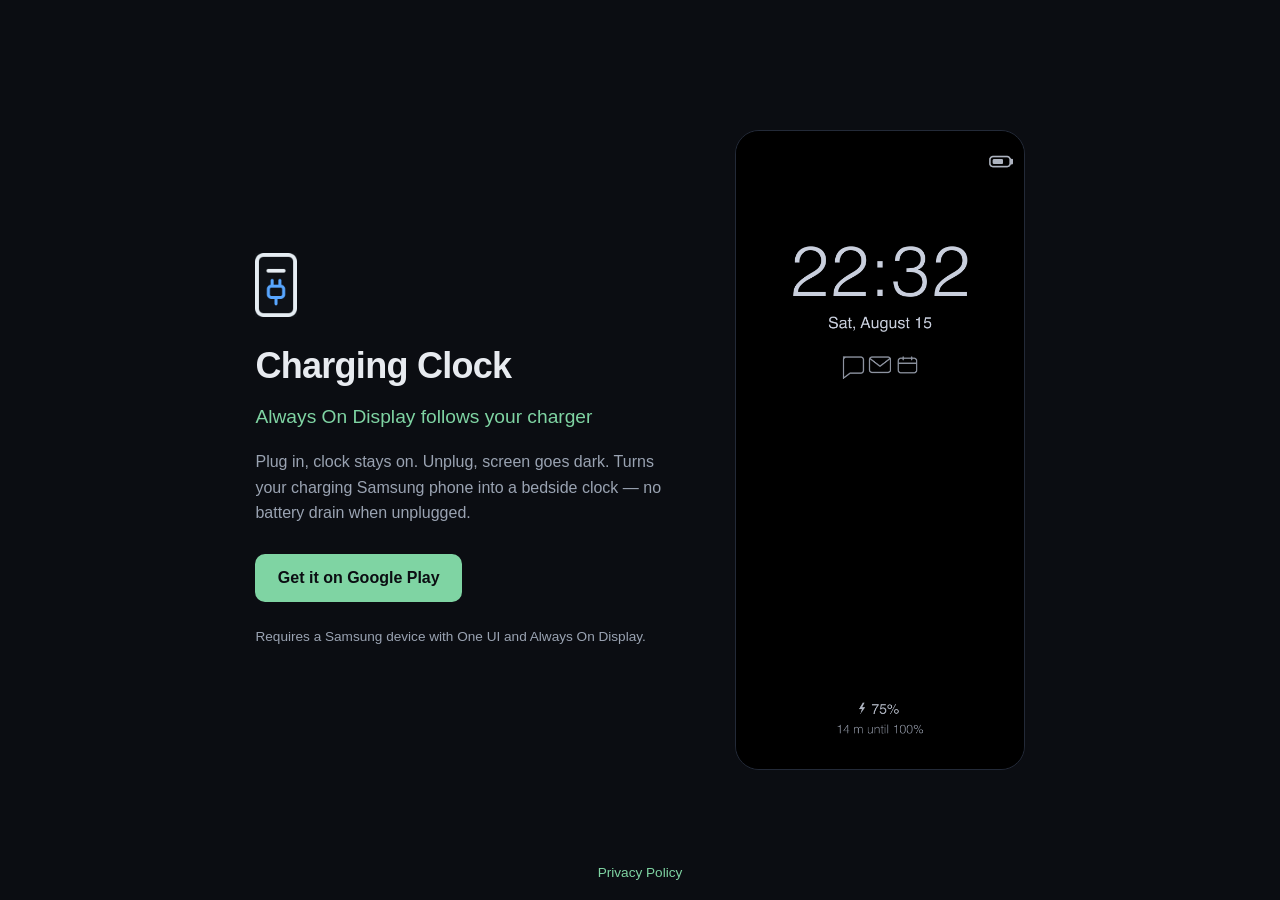
<file: web/index.html>
<!doctype html>
<html lang="en">
<head>
  <meta charset="utf-8">
  <meta name="viewport" content="width=device-width, initial-scale=1">
  <title>Charging Clock</title>
  <meta name="description" content="Always On Display follows your charger. Samsung One UI.">
  <link rel="icon" href="icon.png">
  <link rel="stylesheet" href="style.css">
</head>
<body>
  <main class="hero">
    <div class="hero-text">
      <img class="logo" src="logo.png" alt="">
      <h1>Charging Clock</h1>
      <p class="tagline">Always On Display follows your charger</p>
      <p class="blurb">
        Plug in, clock stays on. Unplug, screen goes dark.
        Turns your charging Samsung phone into a bedside clock —
        no battery drain when unplugged.
      </p>
      <a class="badge" href="https://play.google.com/store/apps/details?id=io.salezica.chclock">Get it on Google&nbsp;Play</a>
      <p class="note">Requires a Samsung device with One UI and Always On Display.</p>
    </div>
    <div class="hero-shot">
      <img src="lockscreen.png" alt="Always On Display showing the clock while charging">
    </div>
  </main>
  <footer class="footer">
    <a href="privacy.html">Privacy Policy</a>
  </footer>
</body>
</html>
</file>
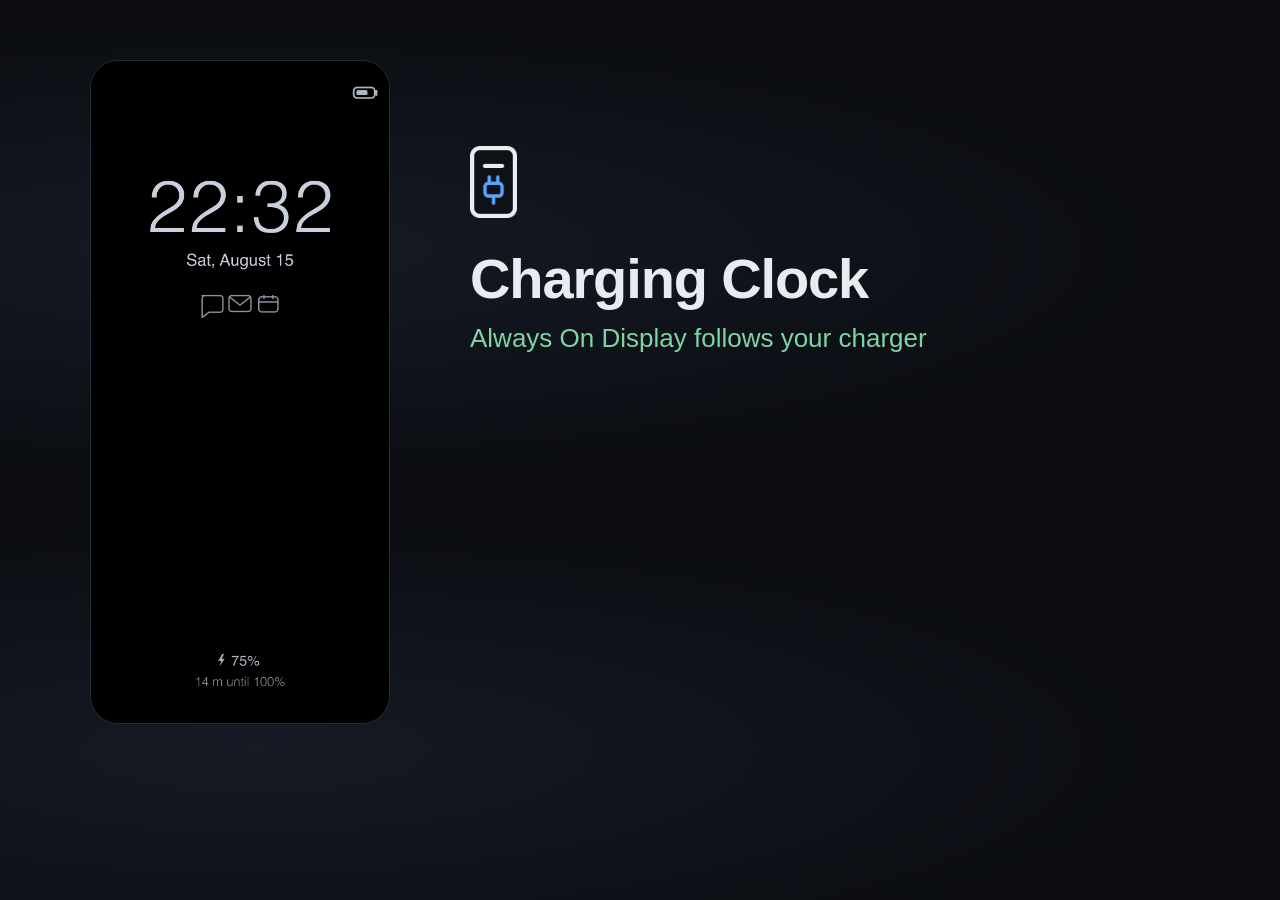
<file: art/feature-graphic.html>
<!doctype html>
<html lang="en">
<head>
  <meta charset="utf-8">
  <title>Feature graphic (1024x500)</title>
  <!-- Play Store feature graphic. Render:
       chromium --headless --no-sandbox --window-size=1024,500
                --screenshot=dist/feature-graphic.png art/feature-graphic.html -->
  <style>
    * { margin: 0; padding: 0; box-sizing: border-box; }

    body {
      width: 1024px;
      height: 500px;
      overflow: hidden;
      background: radial-gradient(ellipse at 20% 50%, #151a24 0%, #0b0d12 65%);
      color: #e8ebf0;
      font-family: -apple-system, BlinkMacSystemFont, "Segoe UI", Roboto, sans-serif;
      display: flex;
      align-items: center;
    }

    .shot {
      flex: none;
      width: 300px;
      margin: 60px 0 0 90px;
      align-self: flex-start;
    }

    .shot img {
      width: 100%;
      display: block;
      border-radius: 28px;
      border: 1px solid #232a38;
    }

    .text {
      flex: 1;
      padding: 0 90px 0 80px;
    }

    .text .logo {
      height: 72px;
      display: block;
      margin-bottom: 28px;
    }

    h1 {
      font-size: 56px;
      font-weight: 700;
      letter-spacing: -0.02em;
      margin-bottom: 12px;
    }

    .tagline {
      font-size: 26px;
      color: #7fd4a3;
    }
  </style>
</head>
<body>
  <div class="shot"><img src="../web/lockscreen.png" alt=""></div>
  <div class="text">
    <img class="logo" src="../web/logo.png" alt="">
    <h1>Charging Clock</h1>
    <p class="tagline">Always On Display follows your charger</p>
  </div>
</body>
</html>
</file>
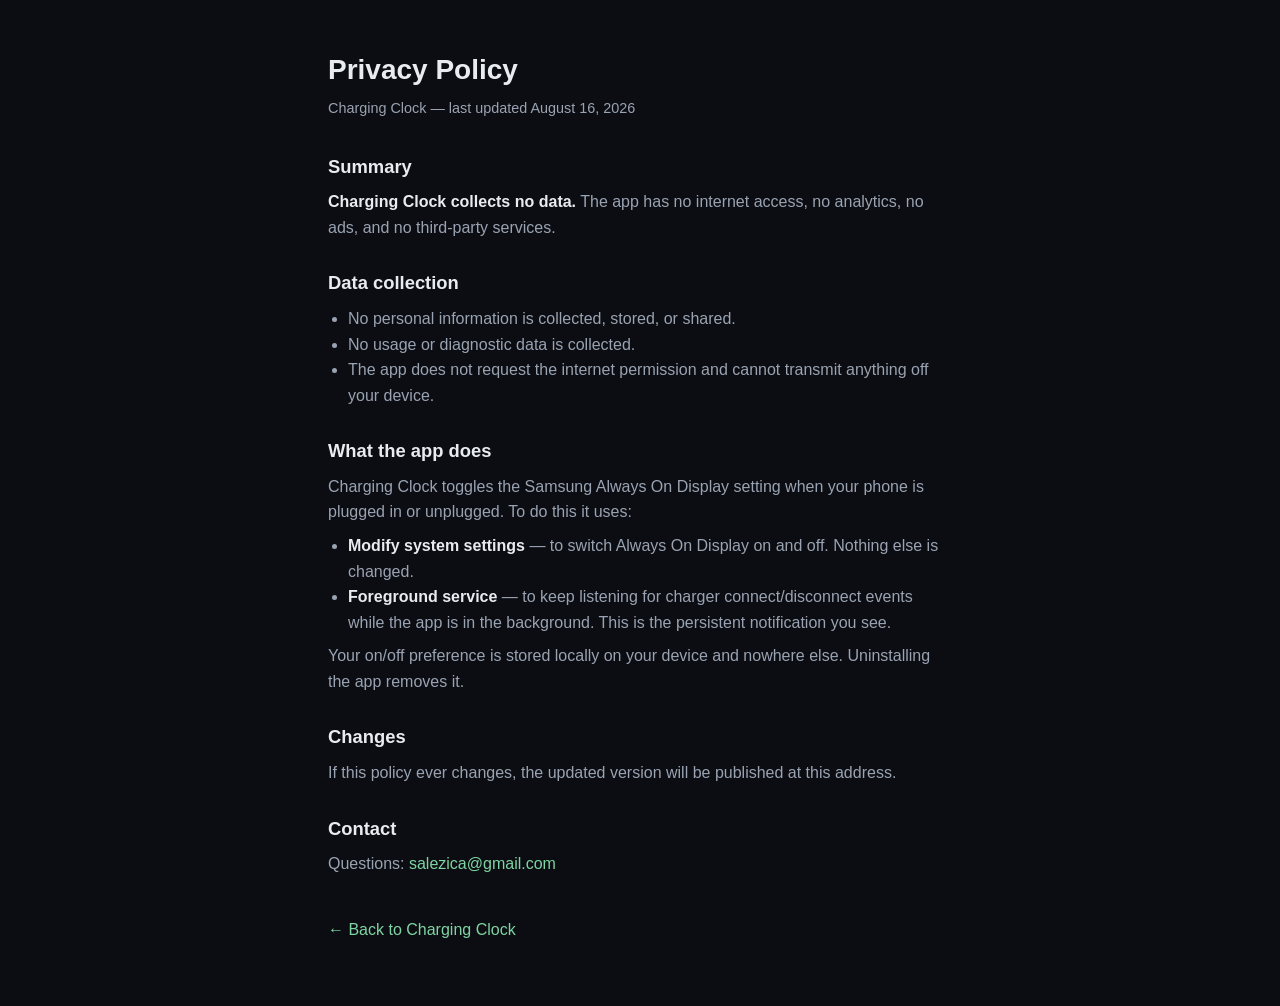
<file: web/privacy.html>
<!doctype html>
<html lang="en">
<head>
  <meta charset="utf-8">
  <meta name="viewport" content="width=device-width, initial-scale=1">
  <title>Privacy Policy — Charging Clock</title>
  <link rel="icon" href="icon.png">
  <link rel="stylesheet" href="style.css">
</head>
<body>
  <main class="doc">
    <header>
      <h1>Privacy Policy</h1>
      <p class="date">Charging Clock — last updated August 16, 2026</p>
    </header>

    <h2>Summary</h2>
    <p><strong>Charging Clock collects no data.</strong> The app has no
    internet access, no analytics, no ads, and no third-party services.</p>

    <h2>Data collection</h2>
    <ul>
      <li>No personal information is collected, stored, or shared.</li>
      <li>No usage or diagnostic data is collected.</li>
      <li>The app does not request the internet permission and cannot
      transmit anything off your device.</li>
    </ul>

    <h2>What the app does</h2>
    <p>Charging Clock toggles the Samsung Always On Display setting when
    your phone is plugged in or unplugged. To do this it uses:</p>
    <ul>
      <li><strong>Modify system settings</strong> — to switch Always On
      Display on and off. Nothing else is changed.</li>
      <li><strong>Foreground service</strong> — to keep listening for
      charger connect/disconnect events while the app is in the
      background. This is the persistent notification you see.</li>
    </ul>
    <p>Your on/off preference is stored locally on your device and
    nowhere else. Uninstalling the app removes it.</p>

    <h2>Changes</h2>
    <p>If this policy ever changes, the updated version will be published
    at this address.</p>

    <h2>Contact</h2>
    <p>Questions: <span class="email"><span>s</span><span>sa</span><span>charles</span><span>lezica</span><span>m</span><span>@gma</span><span>o</span><span>il.com</span></span></p>

    <p style="margin-top:2.5rem"><a href="index.html">&larr; Back to Charging Clock</a></p>
  </main>
</body>
</html>
</file>
<file: web/style.css>
* {
  margin: 0;
  padding: 0;
  box-sizing: border-box;
}

:root {
  --bg: #0b0d12;
  --surface: #141821;
  --text: #e8ebf0;
  --muted: #9aa3b2;
  --accent: #7fd4a3;
  --border: #232a38;
}

body {
  background: var(--bg);
  color: var(--text);
  font-family: -apple-system, BlinkMacSystemFont, "Segoe UI", Roboto, sans-serif;
  line-height: 1.6;
  -webkit-font-smoothing: antialiased;
}

a {
  color: var(--accent);
  text-decoration: none;
}

a:hover {
  text-decoration: underline;
}

/* ---- Landing ---- */

.hero {
  min-height: 100vh;
  display: flex;
  align-items: center;
  justify-content: center;
  gap: 4rem;
  padding: 2rem;
  flex-wrap: wrap;
}

.hero-text {
  max-width: 26rem;
}

.hero-text .logo {
  height: 64px;
  width: auto;
  margin-bottom: 1.25rem;
  display: block;
}

.hero-text h1 {
  font-size: 2.25rem;
  font-weight: 700;
  letter-spacing: -0.02em;
  margin-bottom: 0.5rem;
}

.hero-text .tagline {
  font-size: 1.2rem;
  color: var(--accent);
  margin-bottom: 1rem;
}

.hero-text .blurb {
  color: var(--muted);
  margin-bottom: 1.75rem;
}

.hero-text .note {
  color: var(--muted);
  font-size: 0.85rem;
  margin-top: 1.5rem;
}

.badge {
  display: inline-block;
  background: var(--accent);
  color: #0b0d12;
  font-weight: 600;
  padding: 0.7rem 1.4rem;
  border-radius: 10px;
}

.badge:hover {
  text-decoration: none;
  filter: brightness(1.1);
}

.hero-shot img {
  height: min(80vh, 640px);
  width: auto;
  display: block;
  border-radius: 24px;
  border: 1px solid var(--border);
}

.footer {
  position: absolute;
  bottom: 1rem;
  left: 0;
  right: 0;
  text-align: center;
  color: var(--muted);
  font-size: 0.85rem;
}

/* ---- Privacy page ---- */

.email span:nth-child(odd) {
  display: none;
}

.email {
  color: var(--accent);
}

.doc {
  max-width: 42rem;
  margin: 0 auto;
  padding: 3rem 1.5rem 4rem;
}

.doc header {
  margin-bottom: 2rem;
}

.doc h1 {
  font-size: 1.75rem;
  margin-bottom: 0.25rem;
}

.doc .date {
  color: var(--muted);
  font-size: 0.9rem;
}

.doc h2 {
  font-size: 1.15rem;
  margin: 1.75rem 0 0.5rem;
}

.doc p,
.doc li {
  color: var(--muted);
}

.doc strong {
  color: var(--text);
}

.doc ul {
  padding-left: 1.25rem;
  margin: 0.5rem 0;
}

@media (max-width: 720px) {
  .hero {
    min-height: auto;
    padding: 3rem 1.5rem 5rem;
  }

  .footer {
    position: static;
    padding-top: 2rem;
  }
}
</file>
